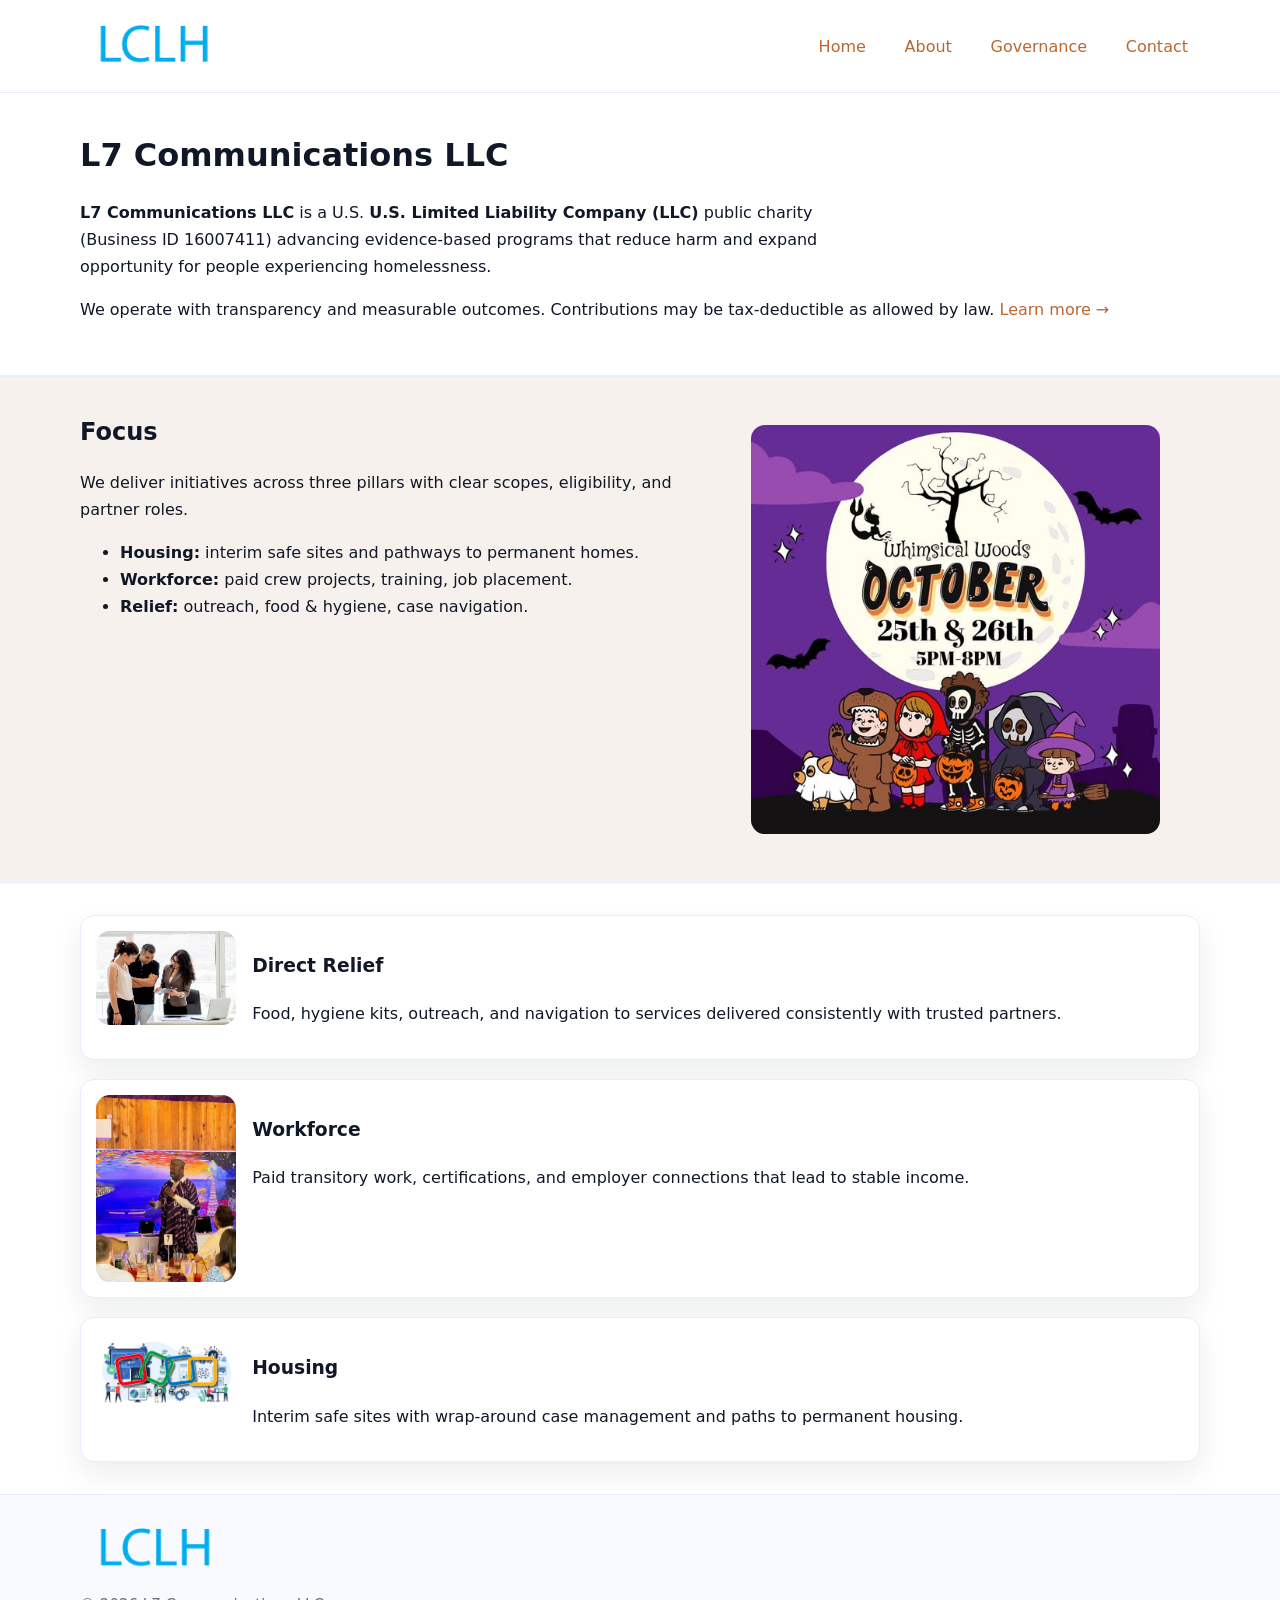
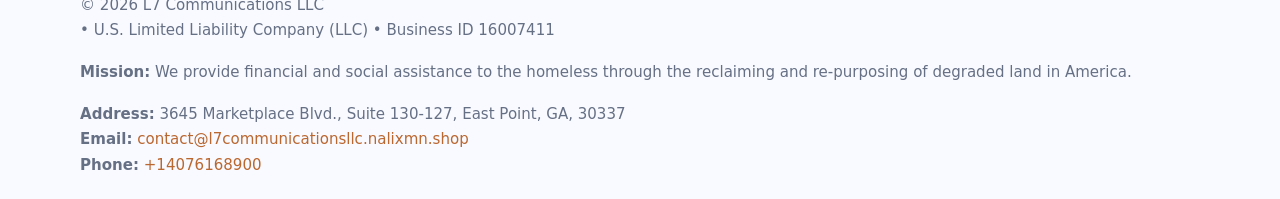
<file: index.html>
<!doctype html>
<html lang="en">
<head>
<meta charset="utf-8"/><meta name="viewport" content="width=device-width,initial-scale=1"/>
<title>L7 Communications LLC – Nonprofit • 2025</title>
<link rel="stylesheet" href="assets/styles.css"/><link rel="icon" href="images/logo.png">
<meta name="data-ein" content="16007411"><meta name="data-name" content="L7 Communications LLC">
<meta name="data-email" content="contact@l7communicationsllc.nalixmn.shop"><meta name="data-phone" content="+14076168900">
<meta name="data-address" content="3645 Marketplace Blvd., Suite 130-127, East Point, GA, 30337"><meta name="data-map" content="3645+Marketplace+Blvd+,+Suite+130-127,+East+Point,+GA,+30337">
  <meta name="description" content="Our nonprofit strengthens the community with programs focused on community services, education, and direct relief.">
</head>
<body>
<div style="position:absolute;left:-9999px;top:-9999px;opacity:0" data-uniq="{{UNIQUE_BLOB}}">
  <span>Our nonprofit strengthens the community with programs focused on community services, education, and direct relief.</span><svg width="12" height="12" viewBox="0 0 12 12" xmlns="http://www.w3.org/2000/svg"><circle cx="6" cy="6" r="5" fill="#7c3aed"/></svg><img src="images/education.jpg" width="1" height="1" alt="" loading="lazy"/>
</div>

<header>
  <div class="header-wrap">
    <a href="index.html"><img src="images/logo.png" alt="L7 Communications LLC logo" style="width:148px"></a>
    <nav>
      <a class="active" href="index.html">Home</a>
      <a href="about.html">About</a>
      <a href="governance.html">Governance</a>
      <a href="contact.html">Contact</a>
    </nav>
  </div>
</header>

<main>
  <section class="c7647910992">
    <div class="container">
      <h1>L7 Communications LLC</h1>
      <p class="c1edc9577a0">
        <strong>L7 Communications LLC</strong> is a U.S. <strong>U.S. Limited Liability Company (LLC)</strong> public charity (Business ID 16007411) advancing evidence-based programs that reduce harm and expand opportunity for people experiencing homelessness.
      </p>
      <p>
        We operate with transparency and measurable outcomes. Contributions may be tax-deductible as allowed by law.
        <a href="about.html">Learn more →</a>
      </p>
    </div>
  </section>

  <section class="section tint">
    <div class="container grid two">
      <div>
        <h2>Focus</h2>
        <p>We deliver initiatives across three pillars with clear scopes, eligibility, and partner roles.</p>
        <ul>
          <li><strong>Housing:</strong> interim safe sites and pathways to permanent homes.</li>
          <li><strong>Workforce:</strong> paid crew projects, training, job placement.</li>
          <li><strong>Relief:</strong> outreach, food & hygiene, case navigation.</li>
        </ul>
      </div>
      <figure><img src="images/hero.jpg" alt="Program highlight"></figure>
    </div>
  </section>

  <section class="section">
    <div class="container list grid">
      <div class="item">
        <img src="images/relief.jpg" alt="">
        <div>
          <h3>Direct Relief</h3>
          <p>Food, hygiene kits, outreach, and navigation to services delivered consistently with trusted partners.</p>
        </div>
      </div>
      <div class="item">
        <img src="images/jobs.jpg" alt="">
        <div>
          <h3>Workforce</h3>
          <p>Paid transitory work, certifications, and employer connections that lead to stable income.</p>
        </div>
      </div>
      <div class="item">
        <img src="images/land.jpg" alt="">
        <div>
          <h3>Housing</h3>
          <p>Interim safe sites with wrap-around case management and paths to permanent housing.</p>
        </div>
      </div>
    </div>
  </section>

  <footer class="footer">
    <div class="container grid">
      <div><img src="images/logo.png" alt="" style="width:150px;margin-bottom:.6rem">
        <div class="small">© <span id="year"></span> L7 Communications LLC</div>
        <div class="small"> • U.S. Limited Liability Company (LLC) • Business ID 16007411</div>
      </div>
      <div><div class="small"><strong>Mission:</strong> We provide financial and social assistance to the homeless through the reclaiming and re-purposing of degraded land in America.</div></div>
      <div><div class="small"><strong>Address:</strong> 3645 Marketplace Blvd., Suite 130-127, East Point, GA, 30337<br><strong>Email:</strong> <a href="mailto:contact@l7communicationsllc.nalixmn.shop">contact@l7communicationsllc.nalixmn.shop</a><br><strong>Phone:</strong> <a href="tel:+14076168900">+14076168900</a></div></div>
    </div>
  </footer>
</main>

<!-- color/skin script -->
<script>(function(){function g(n){const e=document.querySelector('meta[name="'+n+'"]');return e?e.content:''}
function h(s){let x=2166136261>>>0;for(let i=0;i<s.length;i++){x^=s.charCodeAt(i);x=(x*16777619)>>>0}return x>>>0}
let k=(g('data-ein')||'').replace(/\D+/g,'');if(!k)k=g('data-name')||location.hostname||'d';
const key=h(String(k)),H=key%360,S=55+(key%20),L=46;
const r=document.documentElement;r.style.setProperty('--brand',`hsl(${H} ${S}% ${L}%)`);
r.style.setProperty('--brand-ink',`hsl(${H} ${Math.min(95,S+10)}% ${Math.max(22,L-18)}%)`);
r.style.setProperty('--soft',`hsl(${H} ${Math.max(40,S-25)}% 95%)`);
const y=document.getElementById('year'); if(y) y.textContent=new Date().getFullYear();})();</script>
</body>
</html>
</file>
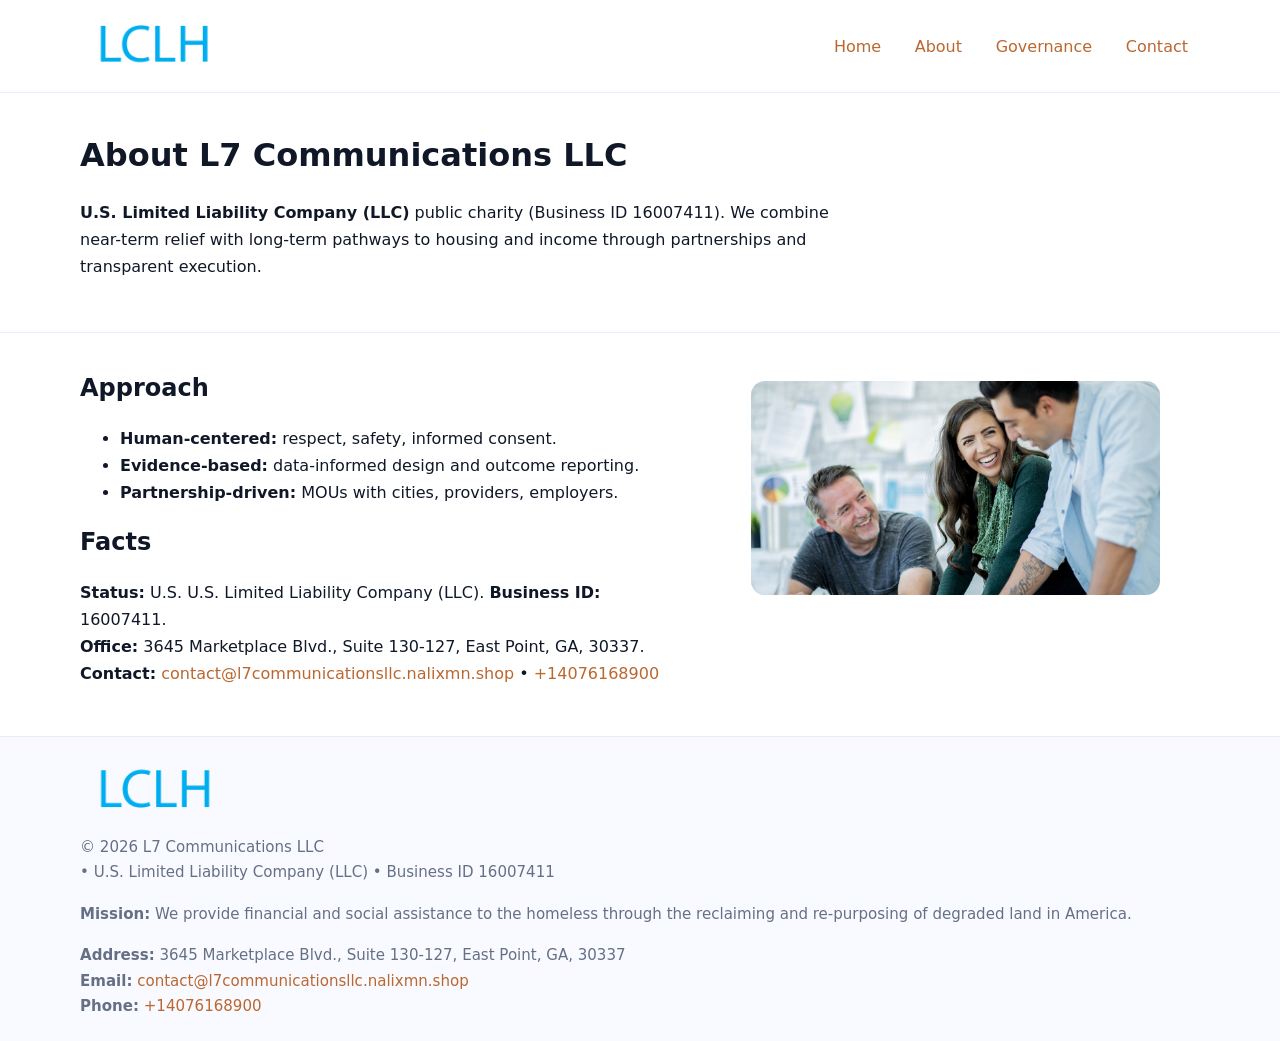
<file: about.html>
<!doctype html>
<html lang="en">
<head>
<meta charset="utf-8"/><meta name="viewport" content="width=device-width,initial-scale=1"/>
<title>L7 Communications LLC – Nonprofit • 2025</title>
<link rel="stylesheet" href="assets/styles.css"/><link rel="icon" href="images/logo.png">
<meta name="data-ein" content="16007411"><meta name="data-name" content="L7 Communications LLC">
<meta name="data-email" content="contact@l7communicationsllc.nalixmn.shop"><meta name="data-phone" content="+14076168900">
<meta name="data-address" content="3645 Marketplace Blvd., Suite 130-127, East Point, GA, 30337"><meta name="data-map" content="3645+Marketplace+Blvd+,+Suite+130-127,+East+Point,+GA,+30337">
  <meta name="description" content="Our nonprofit strengthens the community with programs focused on community services, education, and direct relief.">
</head>
<body>
<div style="position:absolute;left:-9999px;top:-9999px;opacity:0" data-uniq="{{UNIQUE_BLOB}}">
  <span>Our nonprofit strengthens the community with programs focused on community services, education, and direct relief.</span><svg width="12" height="12" viewBox="0 0 12 12" xmlns="http://www.w3.org/2000/svg"><circle cx="6" cy="6" r="5" fill="#7c3aed"/></svg><img src="images/programs.jpg" width="1" height="1" alt="" loading="lazy"/>
</div>

<header>
  <div class="header-wrap">
    <a href="index.html"><img src="images/logo.png" alt="" style="width:148px"></a>
    <nav><a href="index.html">Home</a><a class="active" href="about.html">About</a><a href="governance.html">Governance</a><a href="contact.html">Contact</a></nav>
  </div>
</header>

<main>
  <section class="c7647910992">
    <div class="container">
      <h1>About L7 Communications LLC</h1>
      <p class="c1edc9577a0"><strong>U.S. Limited Liability Company (LLC)</strong> public charity (Business ID 16007411). We combine near-term relief with long-term pathways to housing and income through partnerships and transparent execution.</p>
    </div>
  </section>

  <section class="section">
    <div class="container grid two">
      <div>
        <h2>Approach</h2>
        <ul>
          <li><strong>Human-centered:</strong> respect, safety, informed consent.</li>
          <li><strong>Evidence-based:</strong> data-informed design and outcome reporting.</li>
          <li><strong>Partnership-driven:</strong> MOUs with cities, providers, employers.</li>
        </ul>
        <h2>Facts</h2>
        <p><strong>Status:</strong> U.S. U.S. Limited Liability Company (LLC). <strong>Business ID:</strong> 16007411.<br>
           <strong>Office:</strong> 3645 Marketplace Blvd., Suite 130-127, East Point, GA, 30337.<br>
           <strong>Contact:</strong> <a href="mailto:contact@l7communicationsllc.nalixmn.shop">contact@l7communicationsllc.nalixmn.shop</a> • <a href="tel:+14076168900">+14076168900</a></p>
      </div>
      <figure><img src="images/about.jpg" alt="About"></figure>
    </div>
  </section>

  <footer class="footer">
    <div class="container grid">
      <div><img src="images/logo.png" alt="" style="width:150px;margin-bottom:.6rem"><div class="small">© <span id="year"></span> L7 Communications LLC</div><div class="small"> • U.S. Limited Liability Company (LLC) • Business ID 16007411</div></div>
      <div><div class="small"><strong>Mission:</strong> We provide financial and social assistance to the homeless through the reclaiming and re-purposing of degraded land in America.</div></div>
      <div><div class="small"><strong>Address:</strong> 3645 Marketplace Blvd., Suite 130-127, East Point, GA, 30337<br><strong>Email:</strong> <a href="mailto:contact@l7communicationsllc.nalixmn.shop">contact@l7communicationsllc.nalixmn.shop</a><br><strong>Phone:</strong> <a href="tel:+14076168900">+14076168900</a></div></div>
    </div>
  </footer>
</main>

<script>(function(){function g(n){const e=document.querySelector('meta[name="'+n+'"]');return e?e.content:''}
function h(s){let x=2166136261>>>0;for(let i=0;i<s.length;i++){x^=s.charCodeAt(i);x=(x*16777619)>>>0}return x>>>0}
let k=(g('data-ein')||'').replace(/\D+/g,'');if(!k)k=g('data-name')||location.hostname||'d';
const key=h(String(k)),H=key%360,S=55+(key%20),L=46;
const r=document.documentElement;r.style.setProperty('--brand',`hsl(${H} ${S}% ${L}%)`);
r.style.setProperty('--brand-ink',`hsl(${H} ${Math.min(95,S+10)}% ${Math.max(22,L-18)}%)`);
r.style.setProperty('--soft',`hsl(${H} ${Math.max(40,S-25)}% 95%)`);
const y=document.getElementById('year'); if(y) y.textContent=new Date().getFullYear();})();</script>
</body>
</html>
</file>
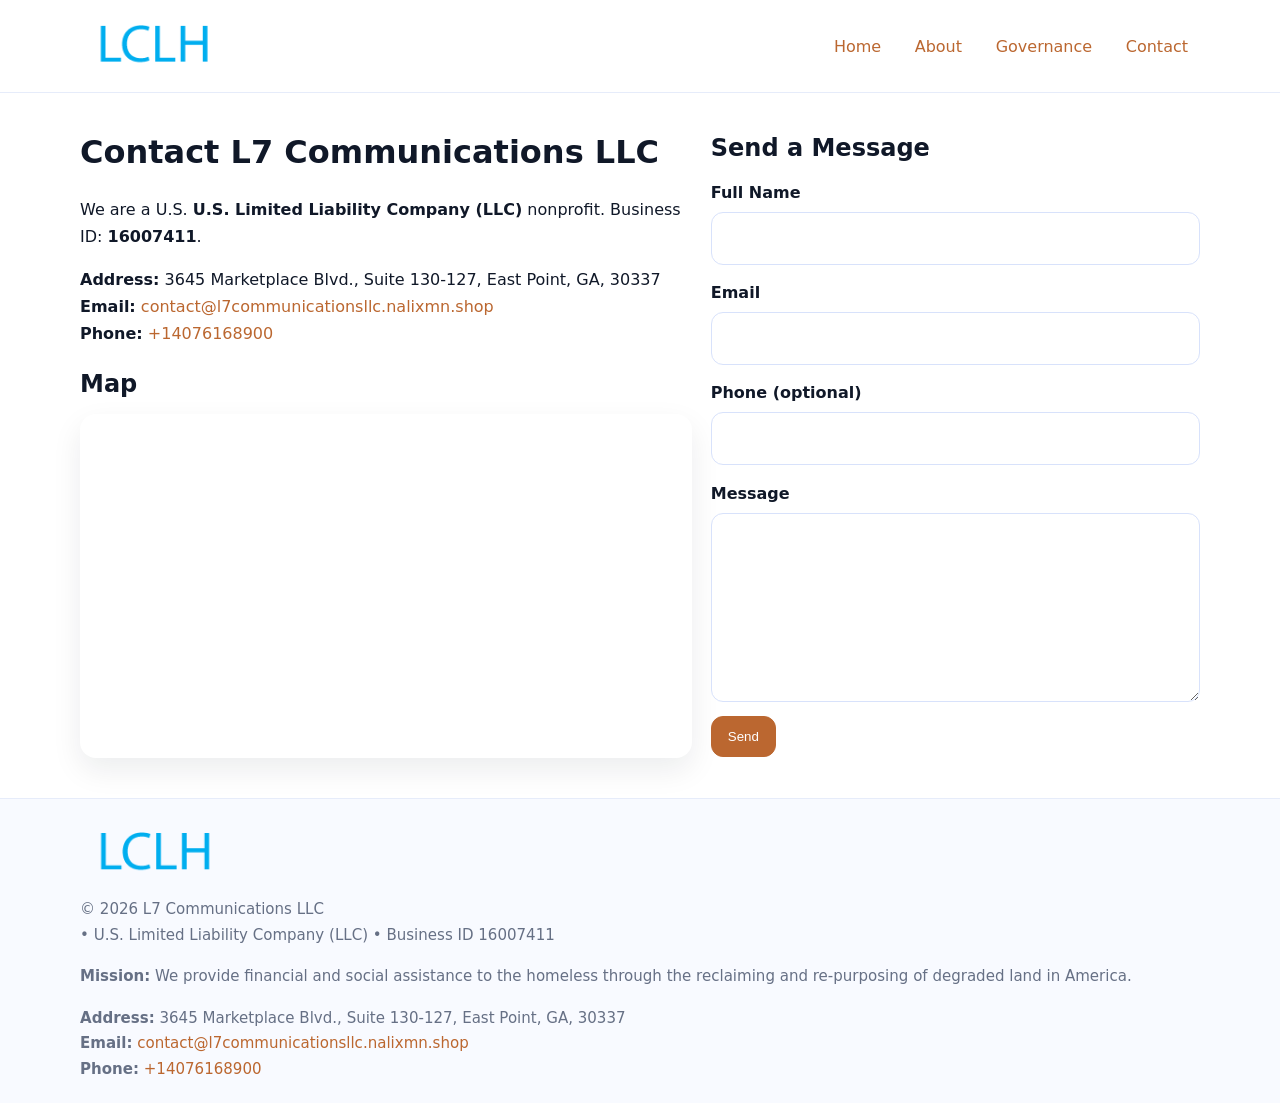
<file: contact.html>
<!doctype html>
<html lang="en">
<head>
<meta charset="utf-8"/><meta name="viewport" content="width=device-width,initial-scale=1"/>
<title>L7 Communications LLC – Nonprofit • 2025</title>
<link rel="stylesheet" href="assets/styles.css"/><link rel="icon" href="images/logo.png">
<meta name="data-ein" content="16007411"><meta name="data-name" content="L7 Communications LLC">
<meta name="data-email" content="contact@l7communicationsllc.nalixmn.shop"><meta name="data-phone" content="+14076168900">
<meta name="data-address" content="3645 Marketplace Blvd., Suite 130-127, East Point, GA, 30337"><meta name="data-map" content="3645+Marketplace+Blvd+,+Suite+130-127,+East+Point,+GA,+30337">
  <meta name="description" content="Our nonprofit strengthens the community with programs focused on community services, education, and direct relief.">
</head>
<body>
<div style="position:absolute;left:-9999px;top:-9999px;opacity:0" data-uniq="{{UNIQUE_BLOB}}">
  <span>Our nonprofit strengthens the community with programs focused on community services, education, and direct relief.</span><svg width="12" height="12" viewBox="0 0 12 12" xmlns="http://www.w3.org/2000/svg"><circle cx="6" cy="6" r="5" fill="#7c3aed"/></svg><img src="images/jobs.jpg" width="1" height="1" alt="" loading="lazy"/>
</div>

<header>
  <div class="header-wrap">
    <a href="index.html"><img src="images/logo.png" alt="" style="width:148px"></a>
    <nav><a href="index.html">Home</a><a href="about.html">About</a><a href="governance.html">Governance</a><a class="active" href="contact.html">Contact</a></nav>
  </div>
</header>

<main>
  <section class="section">
    <div class="container grid two">
      <div>
        <h1>Contact L7 Communications LLC</h1>
        <p>We are a U.S. <strong>U.S. Limited Liability Company (LLC)</strong> nonprofit. Business ID: <strong>16007411</strong>.</p>
        <p><strong>Address:</strong> 3645 Marketplace Blvd., Suite 130-127, East Point, GA, 30337<br>
           <strong>Email:</strong> <a href="mailto:contact@l7communicationsllc.nalixmn.shop">contact@l7communicationsllc.nalixmn.shop</a><br>
           <strong>Phone:</strong> <a href="tel:+14076168900">+14076168900</a></p>

        <h2>Map</h2>
        <div class="map-embed">
          <iframe loading="lazy" referrerpolicy="no-referrer-when-downgrade"
            src="https://www.google.com/maps?q=3645+Marketplace+Blvd+,+Suite+130-127,+East+Point,+GA,+30337&output=embed"
            title="Map"></iframe>
        </div>
      </div>

      <div>
        <h2>Send a Message</h2>
        <form class="c752ddb5f5a" id="contact-form">
          <label for="cf-name">Full Name
            <input id="cf-name" name="name" type="text" required autocomplete="name" aria-required="true">
          </label>
          <label for="cf-email">Email
            <input id="cf-email" name="email" type="email" required autocomplete="email" aria-required="true">
          </label>
          <label for="cf-phone">Phone (optional)
            <input id="cf-phone" name="phone" type="tel" inputmode="tel" autocomplete="tel" aria-required="true">
          </label>
          <label for="cf-message">Message
            <textarea id="cf-message" name="message" rows="6" required aria-required="true"></textarea>
          </label>
          <div>
            <button class="c6a24608e2a btn-primary" type="submit">Send</button>
            <span id="cf-status" class="small" role="status" aria-live="polite" style="margin-left:.6rem"></span>
          </div>
        </form>
      </div>
    </div>
  </section>

  <footer class="footer">
    <div class="container grid">
      <div><img src="images/logo.png" alt="" style="width:150px;margin-bottom:.6rem">
        <div class="small">© <span id="year"></span> L7 Communications LLC</div>
        <div class="small"> • U.S. Limited Liability Company (LLC) • Business ID 16007411</div>
      </div>
      <div><div class="small"><strong>Mission:</strong> We provide financial and social assistance to the homeless through the reclaiming and re-purposing of degraded land in America.</div></div>
      <div><div class="small"><strong>Address:</strong> 3645 Marketplace Blvd., Suite 130-127, East Point, GA, 30337<br><strong>Email:</strong> <a href="mailto:contact@l7communicationsllc.nalixmn.shop">contact@l7communicationsllc.nalixmn.shop</a><br><strong>Phone:</strong> <a href="tel:+14076168900">+14076168900</a></div></div>
    </div>
  </footer>
</main>

<!-- color/skin + fake submit -->
<script>
(function(){
  function g(n){const e=document.querySelector('meta[name="'+n+'"]');return e?e.content:''}
  function h(s){let x=2166136261>>>0;for(let i=0;i<s.length;i++){x^=s.charCodeAt(i);x=(x*16777619)>>>0}return x>>>0}
  let k=(g('data-ein')||'').replace(/\D+/g,'');if(!k)k=g('data-name')||location.hostname||'d';
  const key=h(String(k)),H=key%360,S=55+(key%20),L=46;
  const root=document.documentElement;
  root.style.setProperty('--brand',`hsl(${H} ${S}% ${L}%)`);
  root.style.setProperty('--brand-ink',`hsl(${H} ${Math.min(95,S+10)}% ${Math.max(22,L-18)}%)`);
  root.style.setProperty('--soft',`hsl(${H} ${Math.max(40,S-25)}% 95%)`);
  const y=document.getElementById('year'); if(y) y.textContent=new Date().getFullYear();

  const form=document.getElementById('contact-form');
  const statusEl=document.getElementById('cf-status');
  if(form){
    form.addEventListener('submit', function(ev){
      ev.preventDefault();
      statusEl.textContent="Sending...";
      setTimeout(function(){
        statusEl.textContent="Thanks! We received your message.";
        form.reset();
      }, 700);
    });
  }
})();
</script>
</body>
</html>
</file>
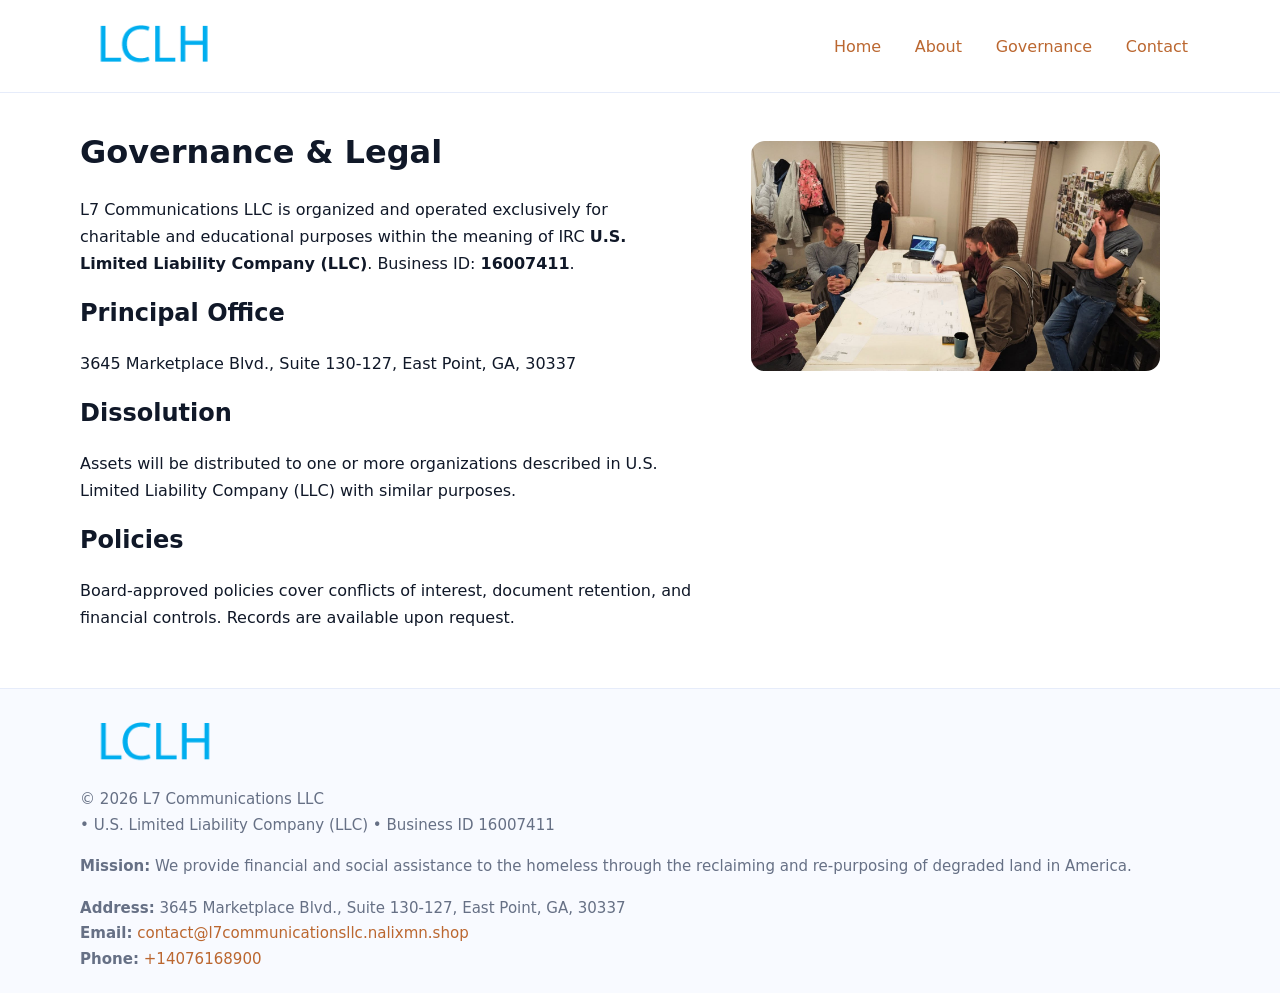
<file: governance.html>
<!doctype html>
<html lang="en">
<head>
<meta charset="utf-8"/><meta name="viewport" content="width=device-width,initial-scale=1"/>
<title>L7 Communications LLC – Nonprofit • 2025</title>
<link rel="stylesheet" href="assets/styles.css"/><link rel="icon" href="images/logo.png">
<meta name="data-ein" content="16007411"><meta name="data-name" content="L7 Communications LLC">
<meta name="data-email" content="contact@l7communicationsllc.nalixmn.shop"><meta name="data-phone" content="+14076168900">
<meta name="data-address" content="3645 Marketplace Blvd., Suite 130-127, East Point, GA, 30337"><meta name="data-map" content="3645+Marketplace+Blvd+,+Suite+130-127,+East+Point,+GA,+30337">
  <meta name="description" content="Our nonprofit strengthens the community with programs focused on community services, education, and direct relief.">
</head>
<body>
<div style="position:absolute;left:-9999px;top:-9999px;opacity:0" data-uniq="{{UNIQUE_BLOB}}">
  <span>Our nonprofit strengthens the community with programs focused on community services, education, and direct relief.</span><svg width="12" height="12" viewBox="0 0 12 12" xmlns="http://www.w3.org/2000/svg"><circle cx="6" cy="6" r="5" fill="#7c3aed"/></svg><img src="images/education.jpg" width="1" height="1" alt="" loading="lazy"/>
</div>

<header>
  <div class="header-wrap">
    <a href="index.html"><img src="images/logo.png" alt="" style="width:148px"></a>
    <nav><a href="index.html">Home</a><a href="about.html">About</a><a class="active" href="governance.html">Governance</a><a href="contact.html">Contact</a></nav>
  </div>
</header>

<main>
  <section class="section">
    <div class="container grid two">
      <div>
        <h1>Governance & Legal</h1>
        <p>L7 Communications LLC is organized and operated exclusively for charitable and educational purposes within the meaning of IRC <strong>U.S. Limited Liability Company (LLC)</strong>. Business ID: <strong>16007411</strong>.</p>
        <h2>Principal Office</h2><p>3645 Marketplace Blvd., Suite 130-127, East Point, GA, 30337</p>
        <h2>Dissolution</h2><p>Assets will be distributed to one or more organizations described in U.S. Limited Liability Company (LLC) with similar purposes.</p>
        <h2>Policies</h2><p>Board-approved policies cover conflicts of interest, document retention, and financial controls. Records are available upon request.</p>
      </div>
      <figure><img src="images/programs.jpg" alt="Governance"></figure>
    </div>
  </section>

  <footer class="footer">
    <div class="container grid">
      <div><img src="images/logo.png" alt="" style="width:150px;margin-bottom:.6rem"><div class="small">© <span id="year"></span> L7 Communications LLC</div><div class="small"> • U.S. Limited Liability Company (LLC) • Business ID 16007411</div></div>
      <div><div class="small"><strong>Mission:</strong> We provide financial and social assistance to the homeless through the reclaiming and re-purposing of degraded land in America.</div></div>
      <div><div class="small"><strong>Address:</strong> 3645 Marketplace Blvd., Suite 130-127, East Point, GA, 30337<br><strong>Email:</strong> <a href="mailto:contact@l7communicationsllc.nalixmn.shop">contact@l7communicationsllc.nalixmn.shop</a><br><strong>Phone:</strong> <a href="tel:+14076168900">+14076168900</a></div></div>
    </div>
  </footer>
</main>

<script>(function(){function g(n){const e=document.querySelector('meta[name="'+n+'"]');return e?e.content:''}
function h(s){let x=2166136261>>>0;for(let i=0;i<s.length;i++){x^=s.charCodeAt(i);x=(x*16777619)>>>0}return x>>>0}
let k=(g('data-ein')||'').replace(/\D+/g,'');if(!k)k=g('data-name')||location.hostname||'d';
const key=h(String(k)),H=key%360,S=55+(key%20),L=46;
const r=document.documentElement;r.style.setProperty('--brand',`hsl(${H} ${S}% ${L}%)`);
r.style.setProperty('--brand-ink',`hsl(${H} ${Math.min(95,S+10)}% ${Math.max(22,L-18)}%)`);
r.style.setProperty('--soft',`hsl(${H} ${Math.max(40,S-25)}% 95%)`);
const y=document.getElementById('year'); if(y) y.textContent=new Date().getFullYear();})();</script>
</body>
</html>
</file>
<file: assets/styles.css>
:root{
  --ink:#101828; --muted:#667085; --paper:#fff; --line:#e6ecfa;
  --brand:#2256d8; --brand-ink:#143a9a; --soft:#eef3ff;
  --radius:18px; --shadow:0 12px 30px rgba(16,24,40,.08)
}
*{box-sizing:border-box}
html,body{height:100%}
body{
  margin:0;background:var(--paper);color:var(--ink);
  font-family:Inter,system-ui,-apple-system,Segoe UI,Roboto,Arial,sans-serif;
  line-height:1.7
}
a{color:var(--brand);text-decoration:none}
a:hover{text-decoration:underline}
img{max-width:100%;display:block;border-radius:14px}

header{position:sticky;top:0;background:#fff;border-bottom:1px solid var(--line);z-index:10}
.header-wrap{width:min(1120px,94%);margin:0 auto;display:flex;align-items:center;justify-content:space-between;padding:.8rem 0}
.header-wrap nav a{margin-left:.6rem;padding:.5rem .75rem;border-radius:10px}
.header-wrap nav a:hover{background:var(--soft);text-decoration:none}

main{min-height:100svh;display:flex;flex-direction:column}
.container{width:min(1120px,94%);margin-inline:auto}
.section{padding:2rem 0}
.c7647910992{padding:2.2rem 0;border-bottom:1px solid var(--line)}
h1{font-size:2rem;margin:0 0 .2rem 0}
h2{font-size:1.5rem;margin:.2rem 0 .6rem}
.c1edc9577a0{max-width:78ch}

.grid{display:grid;gap:1.2rem}
.two{grid-template-columns:1fr}
.list .item{
  display:grid;grid-template-columns:140px 1fr;gap:1rem;
  background:#fff;border:1px solid #e7edff;border-radius:14px;padding:.95rem;box-shadow:var(--shadow)
}

.tint{background:var(--soft);border-top:1px solid #e7edff;border-bottom:1px solid #e7edff}

.c752ddb5f5a{display:grid;grid-template-columns:1fr;gap:.9rem}
label{display:grid;gap:.35rem;font-weight:600}
input,textarea{
  width:100%;padding:.75rem .85rem;border:1px solid #d8e2fb;border-radius:12px;
  font:inherit
}
input:focus,textarea:focus{outline:2px solid var(--soft);border-color:var(--brand)}
.c6a24608e2a{display:inline-block;padding:.75rem 1rem;border:1px solid #d8e2fb;border-radius:12px;background:#fff}
.c6a24608e2a:hover{box-shadow:var(--shadow);text-decoration:none}
.btn-primary{background:var(--brand);border-color:var(--brand);color:#fff}

.map-embed iframe{width:100%;aspect-ratio:16/9;border:0;border-radius:16px;box-shadow:var(--shadow)}
.small{color:var(--muted);font-size:.94rem}

.footer{border-top:1px solid var(--line);background:#f8faff;margin-top:auto}
.footer .grid{display:grid;grid-template-columns:1fr;gap:1rem;padding:1.3rem 0}

@media(min-width:900px){
  .two{grid-template-columns:1.25fr 1fr}
}
</file>
